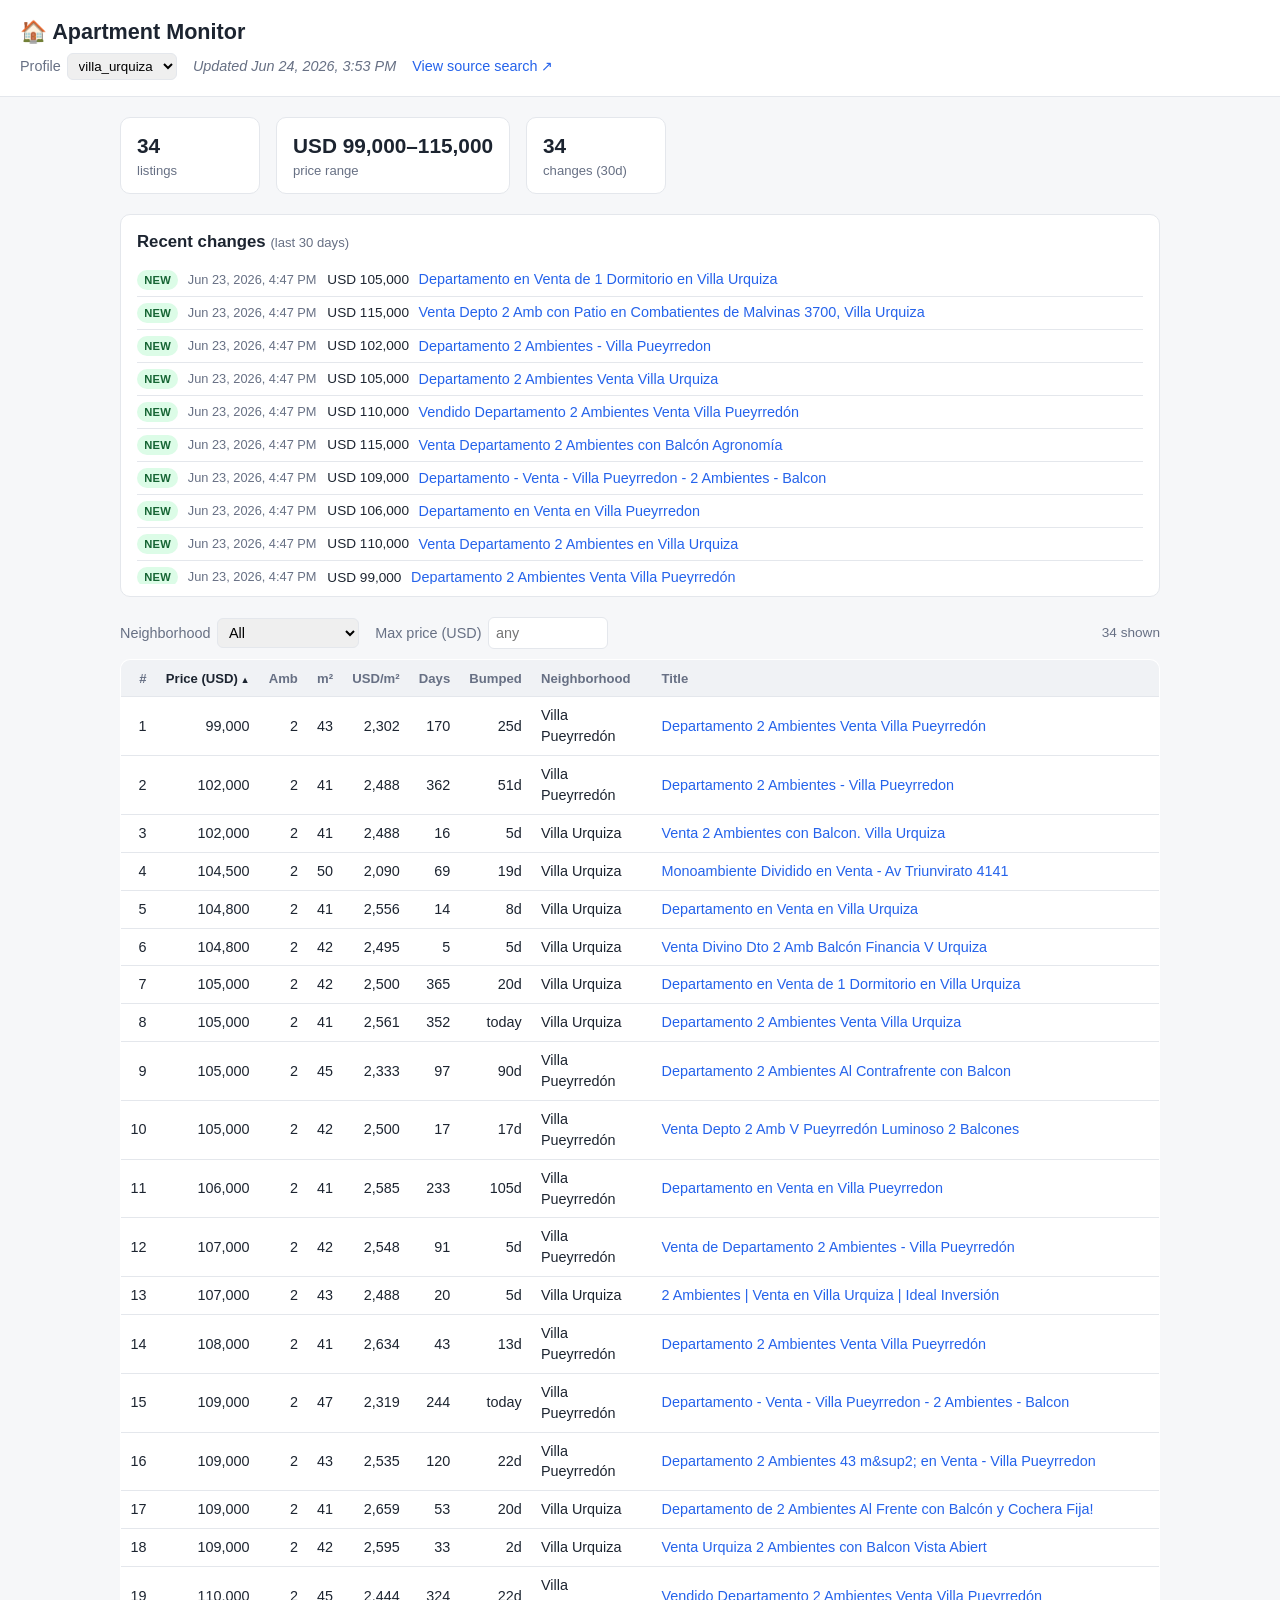
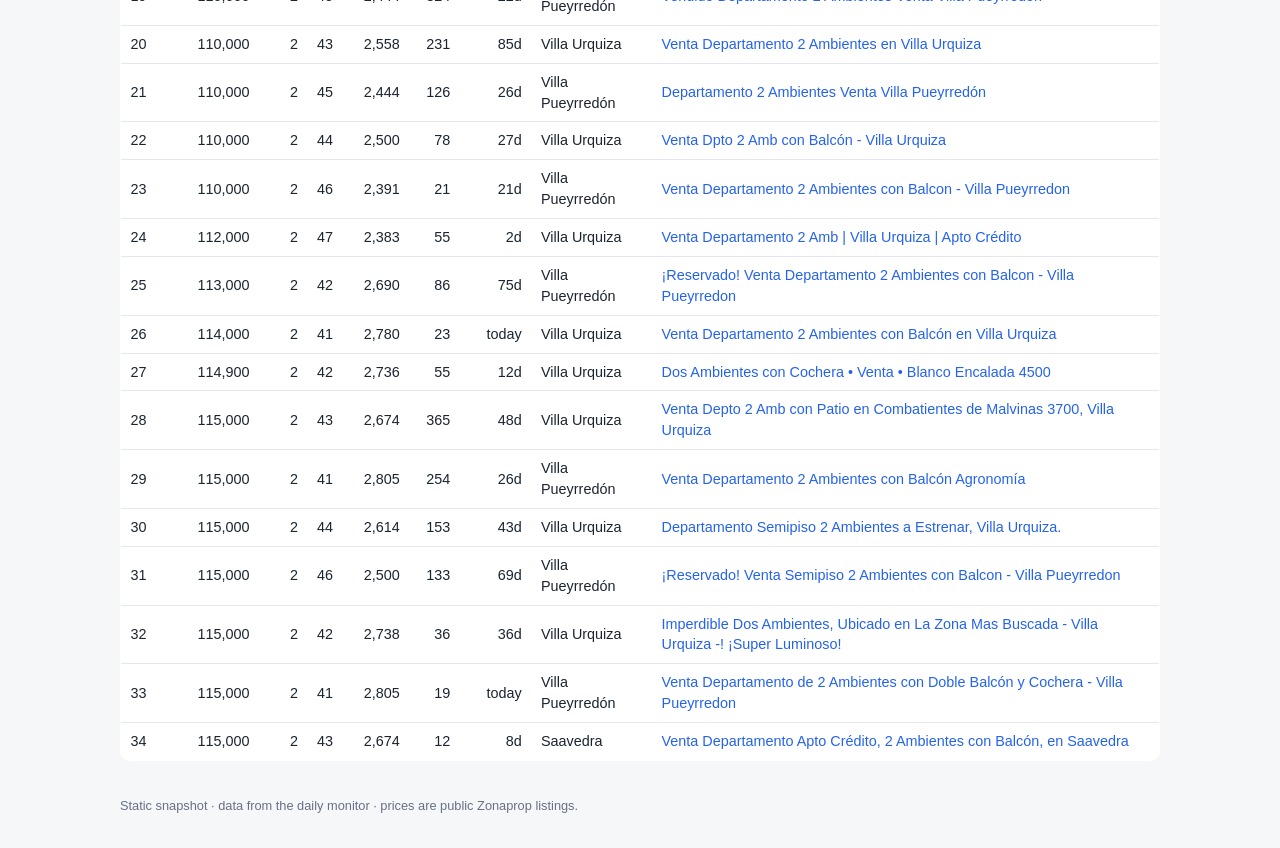
<file: web/index.html>
<!DOCTYPE html>
<html lang="es">
<head>
  <meta charset="utf-8" />
  <meta name="viewport" content="width=device-width, initial-scale=1" />
  <title>Apartment Monitor</title>
  <link rel="stylesheet" href="style.css" />
</head>
<body>
  <header class="site-header">
    <h1>🏠 Apartment Monitor</h1>
    <div class="meta">
      <label>Profile
        <select id="profile-select"></select>
      </label>
      <span id="updated" class="updated"></span>
      <a id="source-link" class="source-link" target="_blank" rel="noopener" hidden>View source search ↗</a>
    </div>
  </header>

  <main>
    <section id="summary" class="summary" aria-live="polite"></section>

    <section id="changes-section" class="changes" hidden>
      <h2>Recent changes <span class="hint">(last 30 days)</span></h2>
      <ul id="changes-list" class="changes-list"></ul>
    </section>

    <section class="listings">
      <div class="filters">
        <label>Neighborhood
          <select id="filter-neighborhood"><option value="">All</option></select>
        </label>
        <label>Max price (USD)
          <input id="filter-maxprice" type="number" min="0" step="1000" placeholder="any" />
        </label>
        <span id="result-count" class="result-count"></span>
      </div>

      <table id="listings-table">
        <thead>
          <tr>
            <th data-sort="idx" class="num">#</th>
            <th data-sort="price" class="num">Price (USD)</th>
            <th data-sort="rooms" class="num">Amb</th>
            <th data-sort="area_m2" class="num">m²</th>
            <th data-sort="price_per_m2" class="num">USD/m²</th>
            <th data-sort="days_listed" class="num">Days</th>
            <th data-sort="bumped_days" class="num" title="Days since the listing was last re-published/bumped">Bumped</th>
            <th data-sort="neighborhood">Neighborhood</th>
            <th data-sort="title">Title</th>
          </tr>
        </thead>
        <tbody id="listings-body"></tbody>
      </table>
    </section>

    <p id="status-msg" class="status-msg">Loading…</p>
  </main>

  <footer class="site-footer">
    Static snapshot · data from the daily monitor · prices are public Zonaprop listings.
  </footer>

  <script src="app.js"></script>
</body>
</html>
</file>
<file: web/style.css>
:root {
  --bg: #f6f7f9;
  --card: #ffffff;
  --ink: #1c2430;
  --muted: #677084;
  --line: #e4e7ec;
  --accent: #2563eb;
  --accent-soft: #eef2ff;
}

* { box-sizing: border-box; }

body {
  margin: 0;
  font-family: -apple-system, BlinkMacSystemFont, "Segoe UI", Roboto, Helvetica, Arial, sans-serif;
  background: var(--bg);
  color: var(--ink);
  line-height: 1.45;
}

.site-header {
  background: var(--card);
  border-bottom: 1px solid var(--line);
  padding: 1rem 1.25rem;
}
.site-header h1 { margin: 0 0 .35rem; font-size: 1.35rem; }
.meta { display: flex; gap: 1rem; align-items: center; flex-wrap: wrap; color: var(--muted); font-size: .9rem; }
.meta label { display: inline-flex; gap: .4rem; align-items: center; }
.meta select { padding: .25rem .4rem; border: 1px solid var(--line); border-radius: 6px; }
.updated { font-style: italic; }
.source-link { color: var(--accent); text-decoration: none; }
.source-link:hover { text-decoration: underline; }

main { max-width: 1080px; margin: 0 auto; padding: 1.25rem; }

.summary { display: flex; gap: 1rem; flex-wrap: wrap; margin-bottom: 1.25rem; }
.summary .stat {
  background: var(--card);
  border: 1px solid var(--line);
  border-radius: 10px;
  padding: .8rem 1rem;
  min-width: 140px;
  display: flex; flex-direction: column;
}
.summary .big { font-size: 1.3rem; font-weight: 650; }
.summary .stat span:last-child { color: var(--muted); font-size: .82rem; }

.changes { background: var(--card); border: 1px solid var(--line); border-radius: 10px; padding: .75rem 1rem; margin-bottom: 1.25rem; }
.changes h2 { margin: .2rem 0 .6rem; font-size: 1.05rem; }
.changes .hint { color: var(--muted); font-weight: 400; font-size: .82rem; }
.changes-list { list-style: none; margin: 0; padding: 0; max-height: 320px; overflow: auto; }
.changes-list li { display: flex; align-items: center; gap: .6rem; padding: .35rem 0; border-bottom: 1px solid var(--line); font-size: .9rem; flex-wrap: wrap; }
.changes-list li:last-child { border-bottom: 0; }
.chg-date { color: var(--muted); font-size: .8rem; min-width: 130px; }
.chg-title a { color: var(--accent); text-decoration: none; }
.chg-title a:hover { text-decoration: underline; }
.price-move { font-variant-numeric: tabular-nums; font-size: .85rem; }
.price-move.drop { color: #15803d; }
.price-move.rise { color: #b91c1c; }

.badge { font-size: .7rem; font-weight: 700; padding: .12rem .45rem; border-radius: 999px; letter-spacing: .02em; }
.badge-new { background: #dcfce7; color: #166534; }
.badge-price { background: #fef9c3; color: #854d0e; }
.badge-removed { background: #fee2e2; color: #991b1b; }
.badge-relisted { background: var(--accent-soft); color: #3730a3; }

.filters { display: flex; gap: 1rem; align-items: center; flex-wrap: wrap; margin-bottom: .6rem; }
.filters label { display: inline-flex; gap: .4rem; align-items: center; font-size: .9rem; color: var(--muted); }
.filters select, .filters input { padding: .3rem .45rem; border: 1px solid var(--line); border-radius: 6px; font: inherit; }
.filters input { width: 120px; }
.result-count { margin-left: auto; color: var(--muted); font-size: .85rem; }

table { width: 100%; border-collapse: collapse; background: var(--card); border: 1px solid var(--line); border-radius: 10px; overflow: hidden; }
thead th { background: #f0f2f5; text-align: left; padding: .55rem .6rem; font-size: .82rem; color: var(--muted); cursor: pointer; user-select: none; white-space: nowrap; }
thead th:hover { background: #e8ebf0; }
thead th.sorted { color: var(--ink); }
thead th.sorted[data-dir="asc"]::after { content: " ▲"; font-size: .7em; }
thead th.sorted[data-dir="desc"]::after { content: " ▼"; font-size: .7em; }
tbody td { padding: .5rem .6rem; border-top: 1px solid var(--line); font-size: .9rem; }
tbody tr:hover { background: #fafbfc; }
.num { text-align: right; font-variant-numeric: tabular-nums; }
th.num { text-align: right; }
tbody td a { color: var(--accent); text-decoration: none; }
tbody td a:hover { text-decoration: underline; }

.status-msg { color: var(--muted); padding: 1rem 0; }
.site-footer { max-width: 1080px; margin: 0 auto; padding: 1rem 1.25rem 2rem; color: var(--muted); font-size: .8rem; }

@media (max-width: 640px) {
  .chg-date { min-width: auto; }
  thead th:nth-child(4), tbody td:nth-child(4) { display: none; } /* hide m² on narrow */
}
</file>
